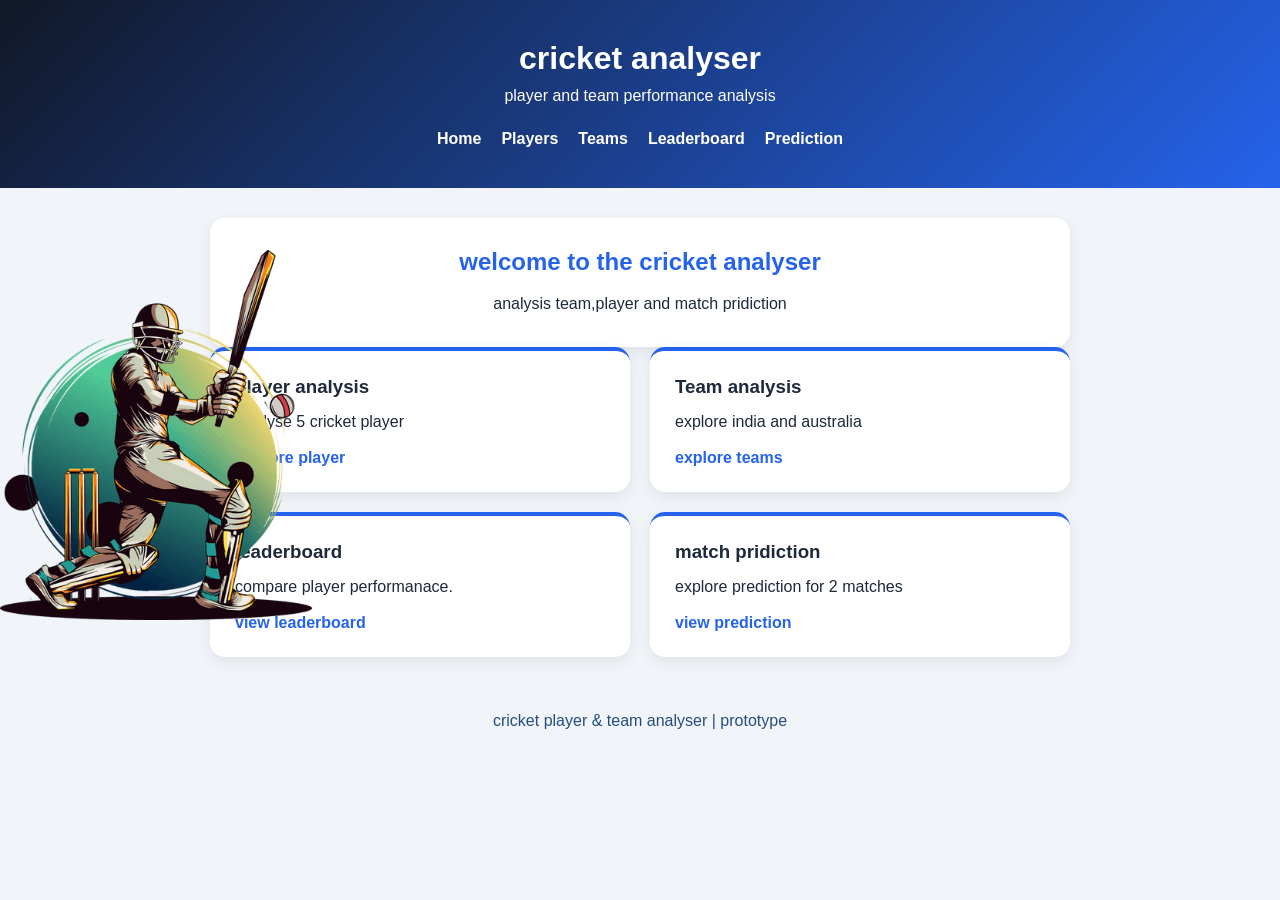
<file: index.html>
<!DOCTYPE html>
<html lang="en">
<head>
    <meta charset="UTF-8">
    <meta name="viewport" content="width=device-width, initial-scale=1.0">
    <title>Cricket Analyzer</title>

    <link rel="stylesheet" href="style.css">
</head>

<body>

    
    <header>
        <h1> cricket analyser </h1>
        <p>
            player and team performance analysis</p>

        <nav>
             <a href="index.html">Home</a>
             <a href="players.html">Players</a>
             <a href="teams.html">Teams</a>
             <a href="leaderboard.html">Leaderboard</a>
             <a href="prediction.html">Prediction</a>

        </nav>
    </header>

    <main> 
       
        <section class="welcome">
            <h2>welcome to the cricket analyser </h2>
            <p>analysis team,player and match pridiction</p>
        </section>

        
    <div class="home-content">
    <img src="images/7c4db39a01a4fd2be18d3d81cd67e765.png"
         alt="Cricket"
         class="left-cricket-image">

    <div class="home-main-content">
        <!-- Yahan apna existing homepage content rakho -->
    </div>
    </div>

        
       
        <section class="dashboard">
           
            <div class="card">
                <h3>player analysis</h3>
                <p>Analyse 5 cricket player </p>
                <a href="players.html">Explore player</a>
                
            </div>

            <div class="card">
                <h3>Team analysis </h3>
                <p>explore india and australia</p>
                <a href="teams.html">explore teams</a>

            </div>

            <div class="card">
                <h3>leaderboard</h3>
                <p>compare player performanace.</p>
                <a href="leaderboard.html">view leaderboard</a>

            </div>

            <div class="card">
                <h3>match pridiction</h3>
                <p>explore prediction for 2 matches </p>
                <a href="prediction.html">view prediction</a>

            </div>

        </section>
    </main>

    <footer>
         <p> cricket player & team analyser | prototype </p>
    </footer>
    <script src="script.js"></script>

</body>
</html>
</file>
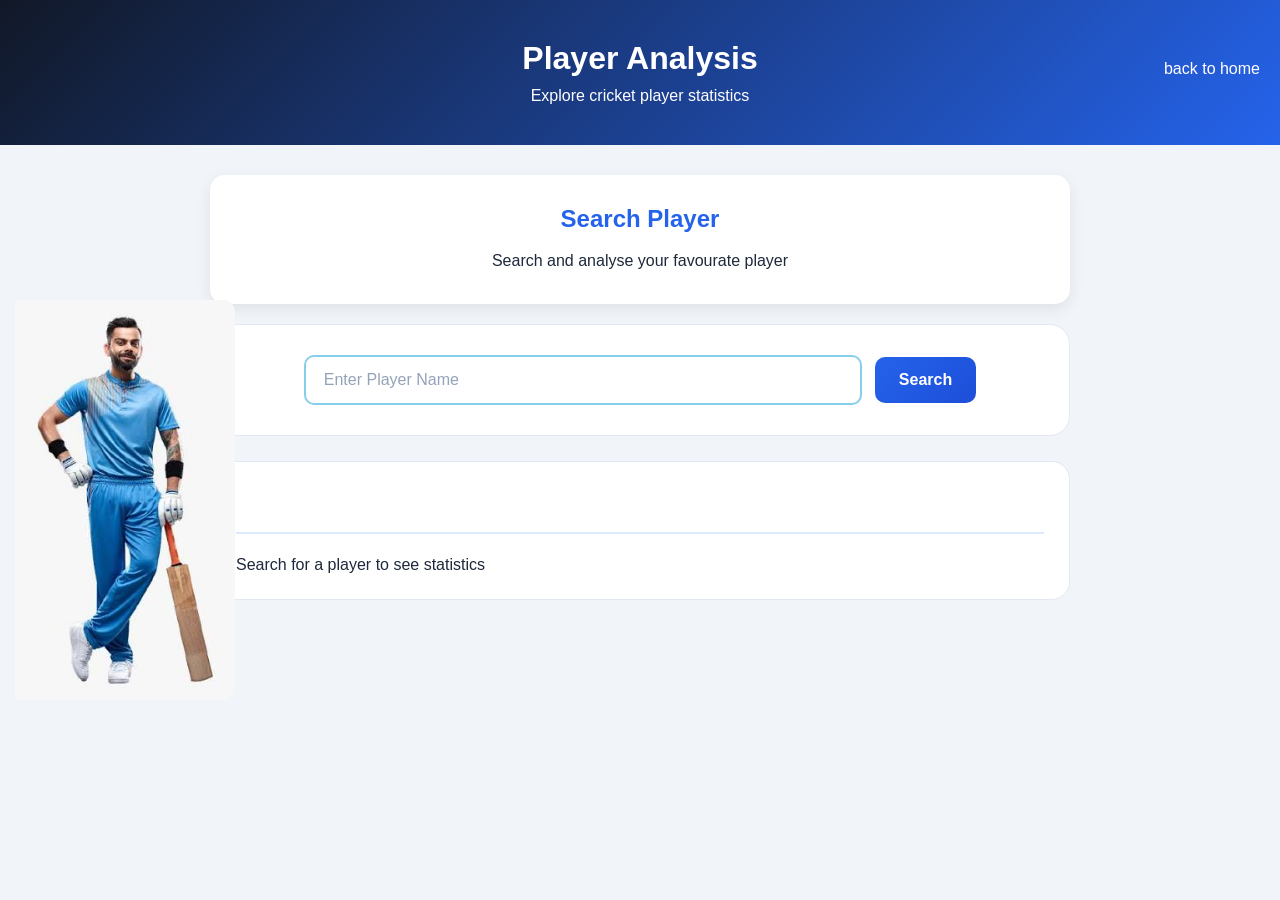
<file: players.html>
<!DOCTYPE html>
<html lang="en">
<head>
    <meta charset="UTF-8">
    <meta name="viewport" content="width=device-width, initial-scale=1.0">
    <title>Player analysis</title>
    <link rel="stylesheet" href="style.css">
</head>
<body>
    <header>
        
        <h1>Player Analysis</h1>
        <p> Explore cricket player statistics</p>
        <a href="index.html" class="back-home">back to home </a>
        
    </header>

    <main>
        <section class="welcome">
            <h2>Search Player </h2>
            <p>Search and analyse your favourate player </p>
        </section>
        <div class="player-layout">
        <section class="search-section">

            <input type="text"
            id="playerSearch"
            placeholder="Enter Player Name ">
            
            <button onclick="searchPlayer()">Search</button>            

        </section>
        
         <div class="player-photo-section">
            <img src="images/images (1).jpg" alt="virat kohli" class="player-photo">
         </div>
        </div>

        <section id="playerResult" class="player-card">
            <h2>Player Analysis</h2>
            <p>Search for a player to see statistics</p>

        </section>
        
    </main>
    <script src="script.js"> </script>
</body>
</html>
</file>
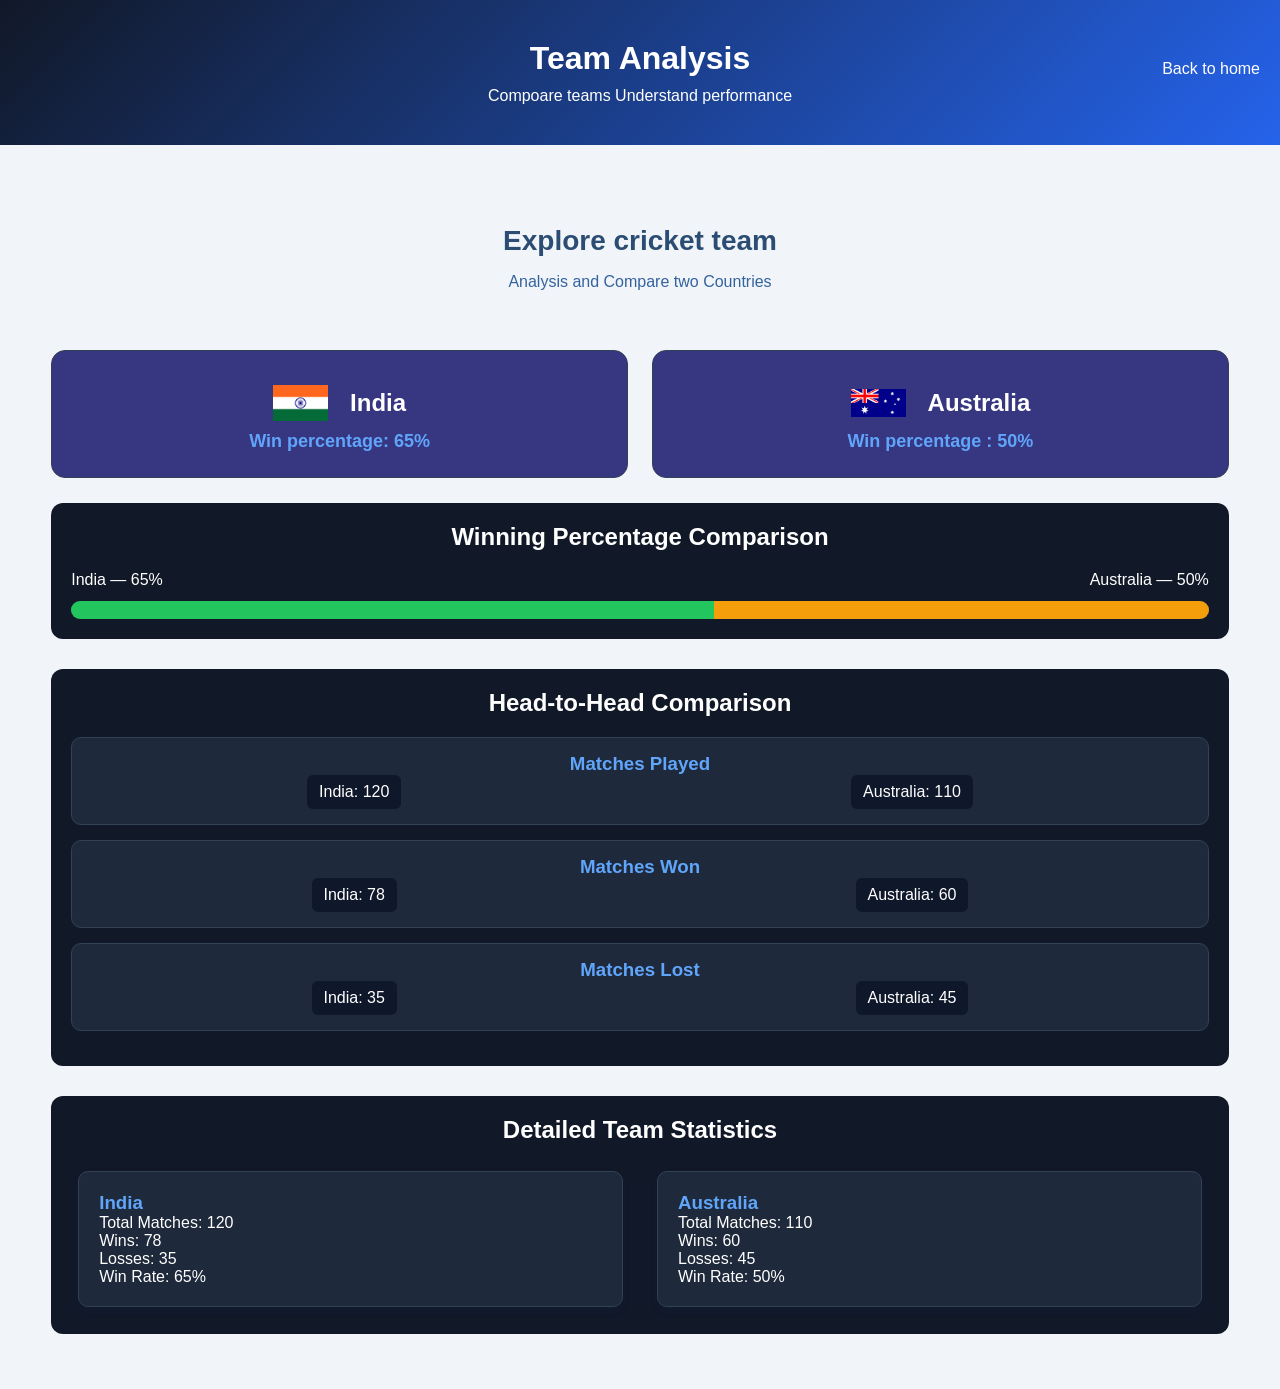
<file: teams.html>
<!DOCTYPE html>
<html lang="en">
<head>
    <meta charset="UTF-8">
    <meta name="viewport" content="width=device-width, initial-scale=1.0">
    <title>Document</title>
    <link rel="stylesheet" href="style.css">
</head>
<body>

    <header>
        <h1>Team Analysis</h1>
        <p>Compoare teams Understand performance </p>
        <a href="index.html" class="back-home">Back to home</a>
    </header>

    <main class="team-container">
        <section class="team-welcome">
            <h2>Explore cricket team </h2>
            <p> Analysis and Compare two Countries</p> 

        </section>

        <section class="team-list">
            <div class="team-card">
                <h2>
                 <img src="images/images (2).png" alt="India Logo" class="team-logo">
                 India
                </h2>
                
                
                <p>Win percentage: 65%</p>
                

               
                

            </div>

            <div class="team-card">
                <h2>
                 <img src="images/images.png" alt="Australia Logo" class="team-logo">
                 Australia
                </h2>
              
                
                <p>Win percentage : 50%</p>

                
            </div>
        </section>
                 

        <section class="win-rate-section">
                 <h2>Winning Percentage Comparison</h2>

             <div class="win-rate-labels">
                <span>India — 65%</span>
                <span>Australia — 50%</span>
            </div>

             <div class="win-rate-bar">
        <div class="india-rate"></div>
        <div class="australia-rate"></div>
    </div>
</section>
        
        <section class="head-to-head">

             <h2>Head-to-Head Comparison</h2>


          <div class="comparison-card">
              <h3>Matches Played</h3>
              
              <div class="comparison-values">
                <span>India: 120</span>
                <span>Australia: 110</span>
              </div>
         </div>


        <div class="comparison-card">
             <h3>Matches Won</h3>
               <div class="comparison-values">
                   <span>India: 78</span>
                   <span>Australia: 60</span>
               </div>
        </div>


        <div class="comparison-card">
              <h3>Matches Lost</h3>
                
              <div class="comparison-values">
                    <span>India: 35</span>
                    <span>Australia: 45</span>
             </div>
        </div>
        
        </section>

        <section id="teamDeatils" class="teams-detail">
           <h2>Detailed Team Statistics</h2>

           <div class="team-stats-grid">
                <div class="stat-box">
                  <h3>India</h3>
                  <p>Total Matches: 120</p>
                  <p>Wins: 78</p>
                  <p>Losses: 35</p>
                  <p>Win Rate: 65%</p>
                </div>

            <div class="stat-box">
                <h3>Australia</h3>
                <p>Total Matches: 110</p>
                <p>Wins: 60</p>
                <p>Losses: 45</p>
                <p>Win Rate: 50%</p> 
            </div>
           </div>
        </section>

    </main>
    <script src="script.js"></script>
</body>
</html>
</file>
<file: style.css>
*{
    margin: 0;
    padding: 0;
     box-sizing: border-box;
}

body{
    font-family: arial,sans-serif;
    background :#f1f5f9;
    color:#1e293b;

}

header{
    background:linear-gradient(135deg,#111827,#2563eb);
    color:white;
    text-align: center;
    padding: 40px 20px;
}

header h1{
    margin-bottom: 10px;
}

main{
    max-width: 900px;
    margin: 30px auto;
    padding: 0 20px;
}

.welcome{
    background-color: white;
    padding: 30px;
    border-radius: 15px;
    text-align: center;
    box-shadow: 0 5px 15px rgba(0,0,0,0.08);
}

.welcome h2{
    margin-bottom: 15px;
    color:#2563eb;
}

.welcome p{
    line-height: 1.6;

}

footer{
    text-align: center;
    padding: 25px;
    color:#274c7f;
}

nav{
    display: flex;
    flex-wrap: wrap;
    justify-content: center;
    gap: 20px;
    margin-top: 25px;

}

nav a{
    color: white;
    text-decoration: none;
    font-weight: bold;

}

nav a:hover{
    color:#facc15;

}

.dashboard{
    display: grid;
    grid-template-columns: repeat(2,1fr);
    gap: 20px;
    

}

.card{
    background: white;
    padding: 25px;
    border-radius: 15px;
    border-top: 4px solid #2563eb;
    box-shadow: 0 5px 15px rgba(0,0,0,0.08);

}

.card h3{
    margin-bottom: 12px;
    
}

.card p{
    margin-bottom: 15px;
    line-height: 1.5;
}

.card a{
    color:#2563eb;
    text-decoration: none;
    font-weight: bold;

}

.card a:hover{
    color:#f59e0b;
}

@media(max-width:600PX){
    .dashboard{
        grid-template-columns: 1fr;
    }
    .welcome{
        padding:20px;
    }
    nav{
        gap: 12px;
    }


}

.player-card{
    background: white;
    padding: 25px;
    margin-top: 20px;
    border-radius: 15px;
    box-shadow: 0 5px 150x rgba(0,0,0,0.08);

}

.player-card h2{
    color: #2563eb;
    margin-bottom: 20px;
}

.start-box{
    display: inline-flex;
    flex-direction: column;
    background: #eff6ff;
    padding: 15px;
    margin: 6px;
    border-radius: 10px;
    min-width: 120px;
}

.start-box strong{
    font-size: 22px;
    color: #1d4ed8;

}
.start-box span{
    margin-top: 6px;
    color: #475569;


}

.search-section{
    background: white;
    padding: 30px;
    margin-top: 20px;
    border-radius: 20px;
    text-align: center;
    box-shadow: 0 6px 20px rgba(15 23 42 0.08);
    border: 1px solid #e2e8f0;    
}
.search-section input{
    
    width: 70%;
    padding: 14px 18px ;
    border: 2px solid skyblue;
    border-radius: 10px;
    font-size: 16px;
    outline: none;
    transition: 0.3s;
}

.search-section input:focus{
    border-color: #2563eb;
    box-shadow: 0 0 0 4px rgba(37, 99, 235, 0.12);

}
.search-section input::placeholder{
    color: #94a3b8;
}

.search-section button{
    padding: 14px 24px ;
    margin-left: 8px;
    border: none;
    border-radius: 10px;
    background: linear-gradient(135deg, #2563eb,#1d4ed8);
    color: white;
    font-size: 16px;
    font-weight: bold;
    cursor: pointer;
    transition: 0.3s;
    vertical-align: middle;
}

.search-section button:hover{
    transform: translatey(-2px);
    box-shadow: 0 5px 12px rgba(37, 99, 235, 0.25);

}

@media(max-width:600px){

    .search-section{
        padding:20px;

    }
    .search-section input{
        width:300px;

    }
    .search-section button{
        width: 100%;
        margin:12px 0 0;
        }
}
 


 .back-home{
    position: absolute;
    right: 20px;
    top: 60px;
    color: white;
    text-decoration: none;

}
.back-home:hover{
    color:#f59e0b;
}

.player-card{
    background: #ffffff;
    padding: 25px;
    margin-top: 25px;
    border-radius: 18px;
    border: 1px solid #e2e8f0;
    box-shadow: 0 8px 25px rgba(15 23 42 0.08);


}


.player-card h2{
    color: #1d4ed8;
    font-size: 26px;
    margin: 0 0 22px;
    padding-bottom: 14px;
    border-bottom: 2px solid #dbeafe;
}

.stat-box{
    display: inline-flex;
    flex-direction: column;
    justify-content: center;
    vertical-align: top;
    background: linear-gradient(145deg , #eff6ff , #ffffff);
    padding: 20px 16px;
    margin: 7px;
    min-width: 125px;
    min-height: 85px;
    border-radius: 14px;
    border: 2px solid #dbeafe;
    box-shadow: 0 4px 10px rgba(37, 99, 235, 0.06);
    transition: transform 0.25s , box-shadow 0.25s;
}

@media(max-width:600px){
    .player-card{
        padding: 16px;

    }
    .player-card h2{
        font-size: 22px
        }
    .stat-box{
        box-sizing: border-box;
        width: calc(50% -14px);
        min-width: 0;
        min-height: 90px;
        padding: 14px 8px;
        margin: 5px;

    }
    .stat-box strong{
        font-size: 20px;

    }
    .stat-box span{
        font-size: 12px;
    }
}
.player-photo {
    width: 180px;
    height: 200px;
    object-fit: cover;
    border-radius: 15px;
    display: block;
    margin: 20px auto;
    margin-left: 0;
    margin-right: 15px;
}

.player-layout {
    display: flex;
    align-items: flex-start;
    gap: 25px;
    margin-top: 20px;
}

.player-layout .search-section {
    flex: 1;
    margin-top: 0;
}

.player-photo-section {
    width: 250px;
    flex-shrink: 0;
}

.player-photo {
    width: 100%;
    height: 300px;
    object-fit: cover;
    border-radius: 15px;
}

@media (max-width: 600px) {
    .player-layout {
        flex-direction: column;
    }

    .player-photo-section {
        width: 100%;
        max-width: 250px;
    }
}
.player-photo-section {
    position: fixed;
    left: 20px;
    top: 50%;
    transform: translateY(-50%);
    width: 220px;
    margin: 0;
    padding: 0;
    height: auto;
}

.player-photo {
    width: 300px;
    height: 100%;
    object-fit: cover;
    display: block;
    border-radius: 0 12px 12px 0;
}
/* Laptop view */
.player-photo-section {
    position: absolute;
    left: 15px;
    top: 500px;
    width: 220px;
}

.player-photo {
    width: 100%;
    height: 400px;
    object-fit: cover;
    display: block;
    border-radius: 0 12px 12px 0;
}

/* Mobile view */
@media (max-width: 600px) {
    .player-photo-section {
        position: static;
        transform: none;
        width: 140px;
        max-width: 100%;
        margin: 15px auto;
    }

    .player-photo {
        height: 180px;
        border-radius: 12px;
    }
}

.team-logo {
    width: 55px;
    height: 55px;
    object-fit: contain;
    vertical-align: middle;
    margin-right: 10px;
}

.head-to-head {
    margin: 30px 0;
    padding: 20px;
    background: #111827;
    border-radius: 12px;
    color: white;
}

.head-to-head h2 {
    text-align: center;
    margin-bottom: 20px;
}

.comparison-card {
    background: #1e293b;
    padding: 15px;
    margin-bottom: 15px;
    border-radius: 10px;
    border: 1px solid #334155;
}

.comparison-card h3 {
    margin-top: 0;
    color: #60a5fa;
    text-align: center;
}

.comparison-values {
    display: flex;
    justify-content: space-around;
    gap: 10px;
    flex-wrap: wrap;
    font-size: 16px;
}

.comparison-values span {
    padding: 8px 12px;
    background: #0f172a;
    border-radius: 6px;
}

.teams-detail {
    margin: 30px 0;
    padding: 20px;
    background: #111827;
    color: white;
    border-radius: 12px;
}

.teams-detail > h2 {
    text-align: center;
    margin-bottom: 20px;
}

.team-stats-grid {
    display: grid;
    grid-template-columns: repeat(2, minmax(0, 1fr));
    gap: 20px;
}

.stat-box {
    background: #1e293b;
    padding: 20px;
    border-radius: 10px;
    border: 1px solid #334155;
}

.stat-box h3 {
    color: #60a5fa;
}

@media (max-width: 600px) {
    .team-stats-grid {
        grid-template-columns: 1fr;
    }
}

.team-list {
    display: grid;
    grid-template-columns: repeat(2, minmax(0, 1fr));
    gap: 24px;
    margin: 25px 0;
}

.team-card {
    background: rgb(54, 54, 129);
    color: rgb(49, 92, 161);
    padding: 25px;
    border-radius: 14px;
    text-align: center;
    border: 1px solid #334155;
    transition: transform 0.3s ease;
    color: white;
}

.team-card:hover {
    transform: translateY(-5px);
}

.team-card h2 {
    display: flex;
    align-items: center;
    justify-content: center;
    gap: 12px;
}

.team-logo {
    width: 55px;
    height: 55px;
    object-fit: contain;
}

.team-card p {
    color: #60a5fa;
    font-size: 18px;
    font-weight: bold;
}

@media (max-width: 600px) {
    .team-list {
        grid-template-columns: 1fr;
    }
}
.team-welcome {
    text-align: center;
    margin: 30px 0;
    padding: 25px 20px;
    border-radius: 14px;
    color: rgb(97, 66, 158);
}

.team-welcome h2 {
    font-size: 28px;
    margin: 0 0 12px;
    color: #2c4d73;
}

.team-welcome p {
    font-size: 16px;
    color: #34629e;
    margin: 0;
    line-height: 1.6;
}

.win-rate-section {
    margin: 25px 0;
    padding: 20px;
    background: #111827;
    color: white;
    border-radius: 12px;
}

.win-rate-section h2 {
    text-align: center;
    margin-bottom: 20px;
}

.win-rate-section .win-rate-labels {
    display: flex;
    justify-content: space-between;
    gap: 10px;
    margin-bottom: 12px;
    flex-wrap: wrap;
}

.win-rate-section .win-rate-bar {
    display: flex;
    height: 18px;
    border-radius: 10px;
    overflow: hidden;
    background: #334155;
}

.win-rate-section .india-rate {
    width: 56.5%;
    background: #22c55e;
}

.win-rate-section .australia-rate {
    width: 43.5%;
    background: #f59e0b;
}

* {
    box-sizing: border-box;
}

body {
    margin: 0;
    padding: 0;
    width: 100%;
}

.team-container {
    width: 100%;
    max-width: 1400px;
    margin: 0 auto;
    padding: 25px 4%;
}

.home-layout {
    position: relative;
    min-height: 300px;
}

.left-cricket-image {
    position: absolute;
    left: 0;
    top: 250px;
    width: auto;
    height: 370px;
    object-fit: contain;
}

.home-main-content {
    margin-left: 200px;
}

@media (max-width: 600px) {
    .back-home{
        top: 20px;
        width: 40px;
       
        
    }
    .home-layout {
        padding: 15px;
    }

    .left-cricket-image {
        position: absolute;
        left: 150px;
        top: 1110px;
        width: 100px;
        height: 130px;
        object-fit: contain;
    }

    .home-main-content {
        margin-left: 110px;
    }
}

#playerResult .stat-box {
    background-color: #1e293b;
    color: #ffffff;
    padding: 15px;
    margin: 10px 0;
    border: 1px solid #38bdf8;
    border-radius: 10px;
}

#playerResult .stat-box strong {
    display: block;
    color: #38bdf8;
    font-size: 24px;
}

#playerResult .stat-box span {
    display: block;
    color: #ffffff;
    font-size: 14px;
    margin-top: 5px;
}

#playerResult h2 {
    color: #ffffff;
}
</file>
